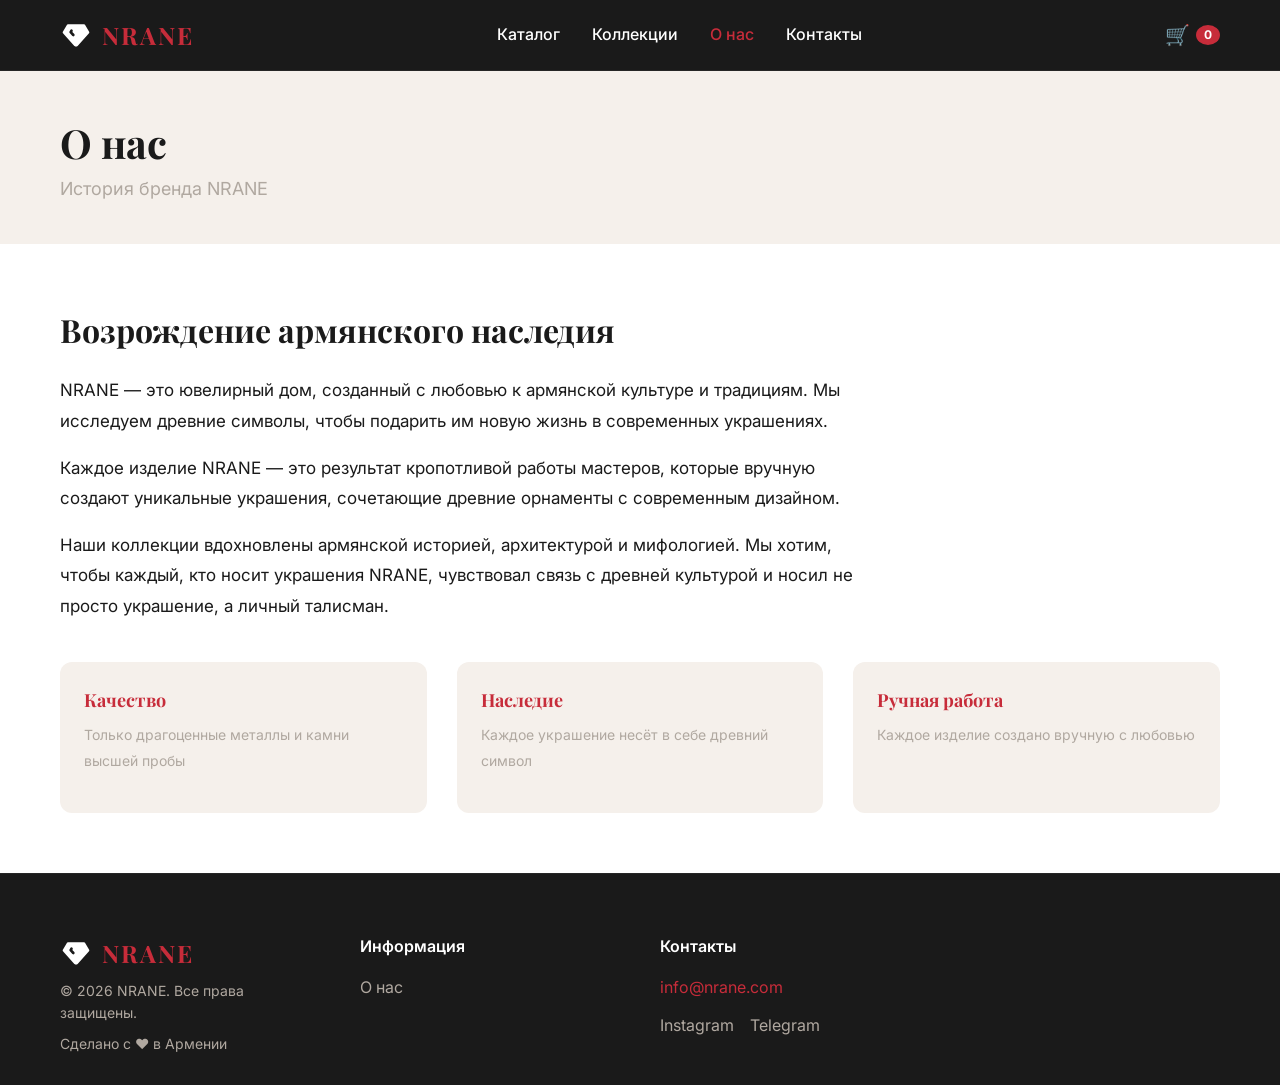
<file: about.html>
<!DOCTYPE html>
<html lang="ru">
<head>
    <meta charset="UTF-8" />
    <meta name="viewport" content="width=device-width, initial-scale=1.0" />
    <title>NRANE — О нас</title>
    <link rel="stylesheet" href="css/style.css" />
    <link href="https://fonts.googleapis.com/css2?family=Playfair+Display:wght@400;700&family=Inter:wght@400;500;600&display=swap" rel="stylesheet" />
</head>
<body>

<!-- ========================================== -->
<!-- ШАПКА                                      -->
<!-- ========================================== -->
<header class="header">
    <div class="container header__inner">
        <a href="index.html" class="logo">
            <img src="img/logo.svg" alt="NRANE" class="logo__img" onerror="this.style.display='none'" />
            <span class="logo__text">NRANE</span>
        </a>
        <nav class="nav" id="mainNav">
            <a href="catalog.html" class="nav__link">Каталог</a>
            <a href="collections.html" class="nav__link">Коллекции</a>
            <a href="about.html" class="nav__link active">О нас</a>
            <a href="contacts.html" class="nav__link">Контакты</a>
        </nav>
        <div class="header__actions">
            <a href="cart.html" class="header__cart">
                🛒 <span class="cart-count" id="cartCount">0</span>
            </a>
            <button class="header__burger" id="burgerBtn" aria-label="Меню">
                <span></span><span></span><span></span>
            </button>
        </div>
    </div>
</header>

<main>
    <!-- ========================================== -->
    <!-- ЗАГОЛОВОК СТРАНИЦЫ                        -->
    <!-- ========================================== -->
    <section class="page-header">
        <div class="container">
            <h1 class="page-header__title">О нас</h1>
            <p class="page-header__subtitle">История бренда NRANE</p>
        </div>
    </section>

    <!-- ========================================== -->
    <!-- ИСТОРИЯ БРЕНДА                            -->
    <!-- ========================================== -->
    <section class="about">
        <div class="container">
            <div class="about__content">
                <h2>Возрождение армянского наследия</h2>
                <p>
                    NRANE — это ювелирный дом, созданный с любовью к армянской культуре и традициям. 
                    Мы исследуем древние символы, чтобы подарить им новую жизнь в современных украшениях.
                </p>
                <p>
                    Каждое изделие NRANE — это результат кропотливой работы мастеров, которые вручную 
                    создают уникальные украшения, сочетающие древние орнаменты с современным дизайном.
                </p>
                <p>
                    Наши коллекции вдохновлены армянской историей, архитектурой и мифологией. 
                    Мы хотим, чтобы каждый, кто носит украшения NRANE, чувствовал связь с древней культурой 
                    и носил не просто украшение, а личный талисман.
                </p>
                <div class="about__values">
                    <div class="about__value">
                        <h3>Качество</h3>
                        <p>Только драгоценные металлы и камни высшей пробы</p>
                    </div>
                    <div class="about__value">
                        <h3>Наследие</h3>
                        <p>Каждое украшение несёт в себе древний символ</p>
                    </div>
                    <div class="about__value">
                        <h3>Ручная работа</h3>
                        <p>Каждое изделие создано вручную с любовью</p>
                    </div>
                </div>
            </div>
        </div>
    </section>
</main>

<!-- ========================================== -->
<!-- ПОДВАЛ                                      -->
<!-- ========================================== -->
<footer class="footer">
    <div class="container footer__inner">
        <div class="footer__col">
            <a href="index.html" class="logo logo--footer">
                <img src="img/logo.svg" alt="NRANE" class="logo__img" onerror="this.style.display='none'" />
                <span class="logo__text">NRANE</span>
            </a>
            <p class="footer__copy">© 2026 NRANE. Все права защищены.</p>
            <p class="footer__copy">Сделано с ❤️ в Армении</p>
        </div>
        <div class="footer__col">
            <h4>Информация</h4>
            <ul class="footer__links">
                <li><a href="about.html">О нас</a></li>
            </ul>
        </div>
                <div class="footer__col">
            <h4>Контакты</h4>
            <a href="mailto:info@nrane.com" class="footer__email">info@nrane.com</a>
            <div class="footer__socials">
                <a href="#" class="social-link">Instagram</a>
                <a href="#" class="social-link">Telegram</a>
            </div>
        </div>
    </div>
</footer>

<script src="js/script.js"></script>
</body>
</html>
</file>
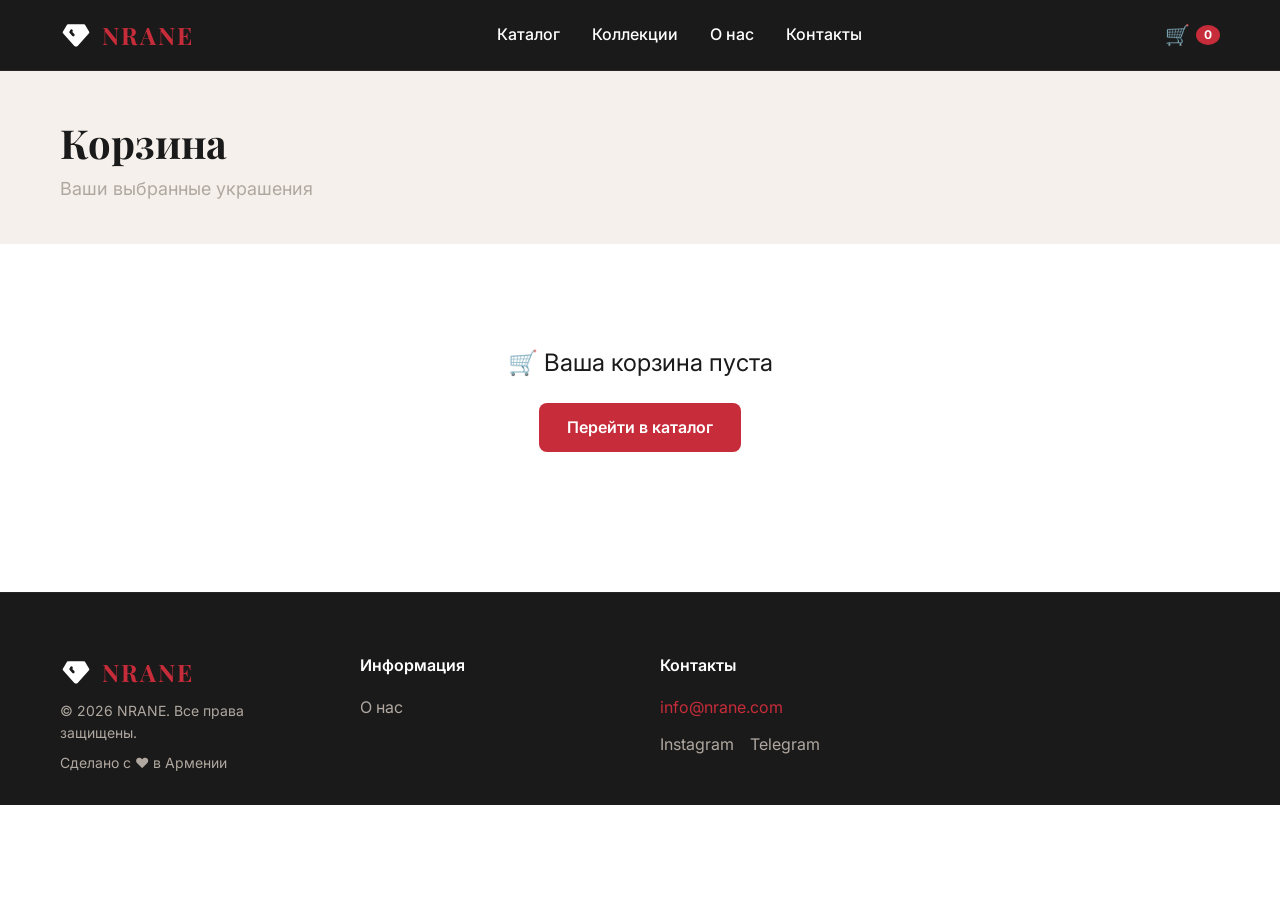
<file: cart.html>
<!DOCTYPE html>
<html lang="ru">
<head>
    <meta charset="UTF-8" />
    <meta name="viewport" content="width=device-width, initial-scale=1.0" />
    <title>NRANE — Корзина</title>
    <link rel="stylesheet" href="css/style.css" />
    <link href="https://fonts.googleapis.com/css2?family=Playfair+Display:wght@400;700&family=Inter:wght@400;500;600&display=swap" rel="stylesheet" />
</head>
<body>

<!-- ========================================== -->
<!-- ШАПКА                                      -->
<!-- ========================================== -->
<header class="header">
    <div class="container header__inner">
        <a href="index.html" class="logo">
            <img src="img/logo.svg" alt="NRANE" class="logo__img" onerror="this.style.display='none'" />
            <span class="logo__text">NRANE</span>
        </a>
        <nav class="nav" id="mainNav">
            <a href="catalog.html" class="nav__link">Каталог</a>
            <a href="collections.html" class="nav__link">Коллекции</a>
            <a href="about.html" class="nav__link">О нас</a>
            <a href="contacts.html" class="nav__link">Контакты</a>
        </nav>
        <div class="header__actions">
            <a href="cart.html" class="header__cart active">
                🛒 <span class="cart-count" id="cartCount">0</span>
            </a>
            <button class="header__burger" id="burgerBtn" aria-label="Меню">
                <span></span><span></span><span></span>
            </button>
        </div>
    </div>
</header>

<main>
    <!-- ========================================== -->
    <!-- ЗАГОЛОВОК СТРАНИЦЫ                        -->
    <!-- ========================================== -->
    <section class="page-header">
        <div class="container">
            <h1 class="page-header__title">Корзина</h1>
            <p class="page-header__subtitle">Ваши выбранные украшения</p>
        </div>
    </section>

    <!-- ========================================== -->
    <!-- КОРЗИНА                                    -->
    <!-- ========================================== -->
    <section class="cart">
        <div class="container">
            <div class="cart__empty" id="cartEmpty">
                <p>🛒 Ваша корзина пуста</p>
                <a href="catalog.html" class="btn btn-primary">Перейти в каталог</a>
            </div>

            <div class="cart__content" id="cartContent" style="display:none;">
                <div class="cart__items" id="cartItems">
                    <!-- Загружается из JavaScript -->
                </div>

                <div class="cart__summary">
                    <div class="cart__total">
                        <span>Итого:</span>
                        <span id="cartTotal">0 ₽</span>
                    </div>
                    <button class="btn btn-primary cart__checkout" id="checkoutBtn">Оформить заказ</button>
                    <a href="catalog.html" class="btn btn-outline cart__continue">Продолжить покупки</a>
                </div>
            </div>
        </div>
    </section>
</main>

<!-- ========================================== -->
<!-- ПОДВАЛ                                      -->
<!-- ========================================== -->
<footer class="footer">
    <div class="container footer__inner">
        <div class="footer__col">
            <a href="index.html" class="logo logo--footer">
                <img src="img/logo.svg" alt="NRANE" class="logo__img" onerror="this.style.display='none'" />
                <span class="logo__text">NRANE</span>
            </a>
            <p class="footer__copy">© 2026 NRANE. Все права защищены.</p>
            <p class="footer__copy">Сделано с ❤️ в Армении</p>
        </div>
        <div class="footer__col">
            <h4>Информация</h4>
            <ul class="footer__links">
                <li><a href="about.html">О нас</a></li>
            </ul>
        </div>
        <div class="footer__col">
            <h4>Контакты</h4>
            <a href="mailto:info@nrane.com" class="footer__email">info@nrane.com</a>
            <div class="footer__socials">
                <a href="#" class="social-link">Instagram</a>
                <a href="#" class="social-link">Telegram</a>
            </div>
        </div>
    </div>
</footer>

<script src="js/script.js"></script>
</body>
</html>
</file>
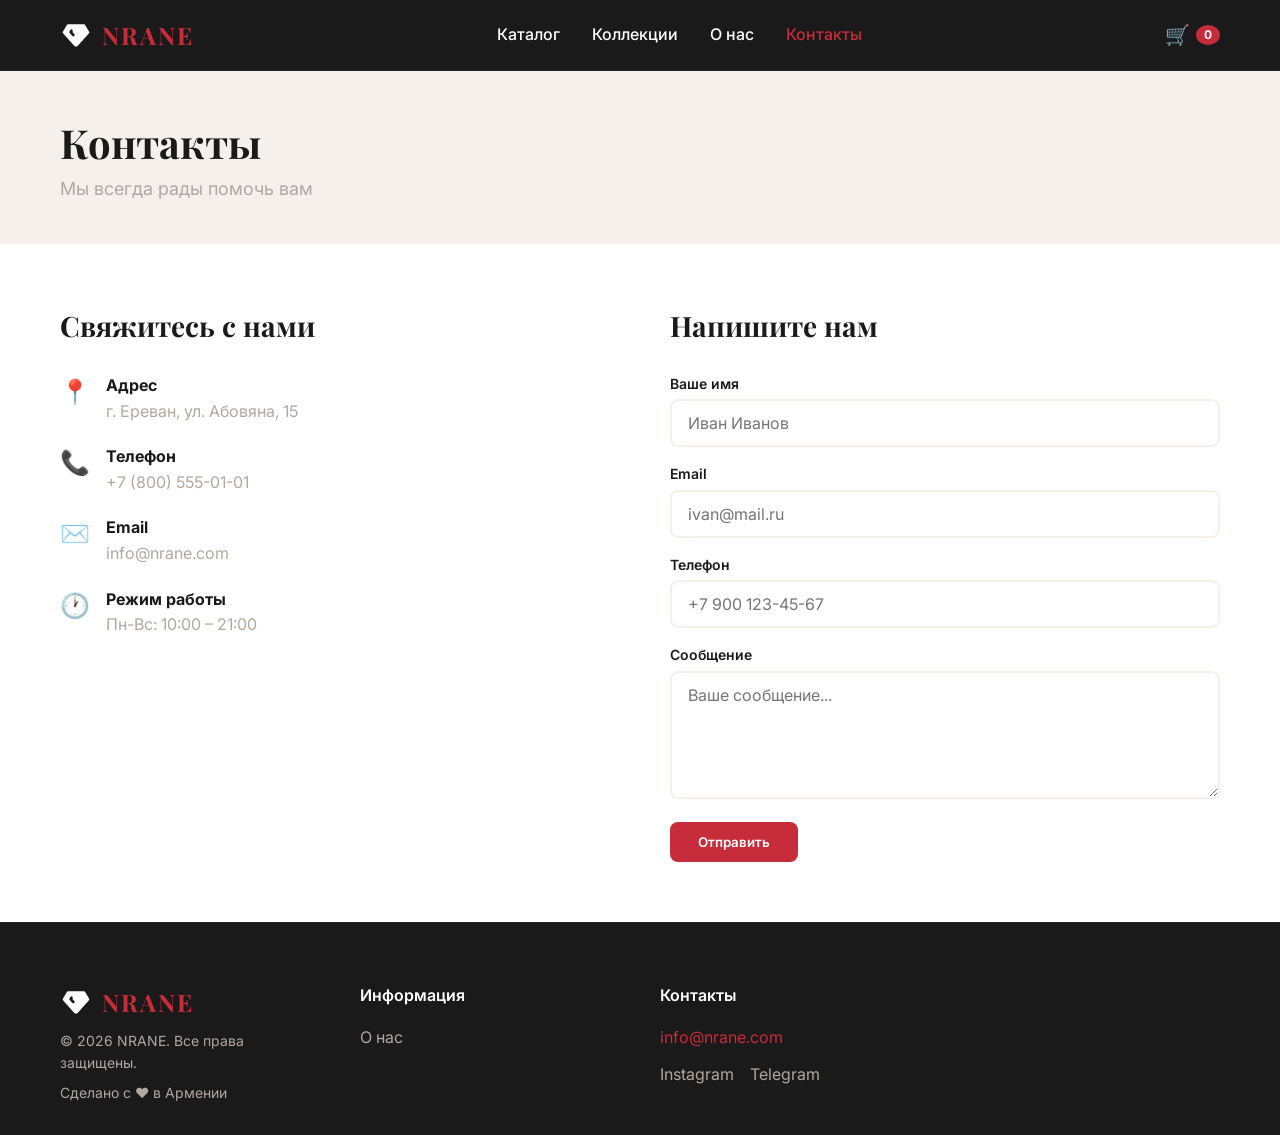
<file: contacts.html>
<!DOCTYPE html>
<html lang="ru">
<head>
    <meta charset="UTF-8" />
    <meta name="viewport" content="width=device-width, initial-scale=1.0" />
    <title>NRANE — Контакты</title>
    <link rel="stylesheet" href="css/style.css" />
    <link href="https://fonts.googleapis.com/css2?family=Playfair+Display:wght@400;700&family=Inter:wght@400;500;600&display=swap" rel="stylesheet" />
</head>
<body>

<!-- ========================================== -->
<!-- ШАПКА                                      -->
<!-- ========================================== -->
<header class="header">
    <div class="container header__inner">
        <a href="index.html" class="logo">
            <img src="img/logo.svg" alt="NRANE" class="logo__img" onerror="this.style.display='none'" />
            <span class="logo__text">NRANE</span>
        </a>
        <nav class="nav" id="mainNav">
            <a href="catalog.html" class="nav__link">Каталог</a>
            <a href="collections.html" class="nav__link">Коллекции</a>
            <a href="about.html" class="nav__link">О нас</a>
            <a href="contacts.html" class="nav__link active">Контакты</a>
        </nav>
        <div class="header__actions">
            <a href="cart.html" class="header__cart">
                🛒 <span class="cart-count" id="cartCount">0</span>
            </a>
            <button class="header__burger" id="burgerBtn" aria-label="Меню">
                <span></span><span></span><span></span>
            </button>
        </div>
    </div>
</header>

<main>
    <!-- ========================================== -->
    <!-- ЗАГОЛОВОК СТРАНИЦЫ                        -->
    <!-- ========================================== -->
    <section class="page-header">
        <div class="container">
            <h1 class="page-header__title">Контакты</h1>
            <p class="page-header__subtitle">Мы всегда рады помочь вам</p>
        </div>
    </section>

    <!-- ========================================== -->
    <!-- КОНТАКТЫ + ФОРМА                          -->
    <!-- ========================================== -->
    <section class="contact">
        <div class="container contact__inner">
            <div class="contact__info">
                <h2>Свяжитесь с нами</h2>
                <div class="contact__item">
                    <span class="contact__icon">📍</span>
                    <div>
                        <strong>Адрес</strong>
                        <p>г. Ереван, ул. Абовяна, 15</p>
                    </div>
                </div>
                <div class="contact__item">
                    <span class="contact__icon">📞</span>
                    <div>
                        <strong>Телефон</strong>
                        <p>+7 (800) 555-01-01</p>
                    </div>
                </div>
                <div class="contact__item">
                    <span class="contact__icon">✉️</span>
                    <div>
                        <strong>Email</strong>
                        <p>info@nrane.com</p>
                    </div>
                </div>
                <div class="contact__item">
                    <span class="contact__icon">🕐</span>
                    <div>
                        <strong>Режим работы</strong>
                        <p>Пн-Вс: 10:00 – 21:00</p>
                    </div>
                </div>
            </div>

            <form class="contact__form" id="contactForm">
                <h2>Напишите нам</h2>
                <div class="form-group">
                    <label for="name">Ваше имя</label>
                    <input type="text" id="name" placeholder="Иван Иванов" required />
                </div>
                <div class="form-group">
                    <label for="email">Email</label>
                    <input type="email" id="email" placeholder="ivan@mail.ru" required />
                </div>
                <div class="form-group">
                    <label for="phone">Телефон</label>
                    <input type="tel" id="phone" placeholder="+7 900 123-45-67" />
                </div>
                <div class="form-group">
                    <label for="message">Сообщение</label>
                    <textarea id="message" rows="5" placeholder="Ваше сообщение..." required></textarea>
                </div>
                <button type="submit" class="btn btn-primary">Отправить</button>
                <div class="form-success" id="formSuccess">
                    ✅ Сообщение отправлено! Мы свяжемся с вами в ближайшее время.
                </div>
            </form>
        </div>
    </section>
</main>

<!-- ========================================== -->
<!-- ПОДВАЛ                                      -->
<!-- ========================================== -->
<footer class="footer">
    <div class="container footer__inner">
        <div class="footer__col">
            <a href="index.html" class="logo logo--footer">
                <img src="img/logo.svg" alt="NRANE" class="logo__img" onerror="this.style.display='none'" />
                <span class="logo__text">NRANE</span>
            </a>
            <p class="footer__copy">© 2026 NRANE. Все права защищены.</p>
            <p class="footer__copy">Сделано с ❤️ в Армении</p>
        </div>
        <div class="footer__col">
            <h4>Информация</h4>
            <ul class="footer__links">
                <li><a href="about.html">О нас</a></li>
            </ul>
        </div>
        <div class="footer__col">
            <h4>Контакты</h4>
            <a href="mailto:info@nrane.com" class="footer__email">info@nrane.com</a>
            <div class="footer__socials">
                <a href="#" class="social-link">Instagram</a>
                <a href="#" class="social-link">Telegram</a>
            </div>
        </div>
    </div>
</footer>

<script src="js/script.js"></script>
</body>
</html>
</file>
<file: css/style.css>
/* ========================================== */
/* ПЕРЕМЕННЫЕ И БАЗОВЫЕ СТИЛИ                */
/* ========================================== */
:root {
    --black: #1A1A1A;
    --garnet: #C72C3A;
    --garnet-dark: #54030A;
    --white: #FFFFFF;
    --gray-light: #F5F0EB;
    --gray: #B0A8A0;
    --font-serif: 'Playfair Display', serif;
    --font-sans: 'Inter', sans-serif;
    --transition: 0.3s ease;
    --shadow: 0 4px 20px rgba(0,0,0,0.08);
    --shadow-hover: 0 12px 40px rgba(199, 44, 58, 0.15);
}

* {
    margin: 0;
    padding: 0;
    box-sizing: border-box;
}

html {
    scroll-behavior: smooth;
}

body {
    font-family: var(--font-sans);
    font-size: 16px;
    line-height: 1.6;
    color: var(--black);
    background-color: var(--white);
}

.container {
    max-width: 1200px;
    margin: 0 auto;
    padding: 0 20px;
}

a {
    text-decoration: none;
    color: inherit;
}

ul {
    list-style: none;
}

img {
    max-width: 100%;
    display: block;
}

/* ========================================== */
/* КНОПКИ И ССЫЛКИ                           */
/* ========================================== */
.btn {
    display: inline-block;
    padding: 12px 28px;
    border: none;
    border-radius: 8px;
    font-family: var(--font-sans);
    font-weight: 600;
    cursor: pointer;
    transition: all var(--transition);
    text-align: center;
    text-decoration: none;
}

.btn-primary {
    background: var(--garnet);
    color: var(--white);
}

.btn-primary:hover {
    background: var(--garnet-dark);
    transform: translateY(-2px);
    box-shadow: 0 8px 24px rgba(199, 44, 58, 0.4);
}

.btn-outline {
    background: transparent;
    color: var(--garnet);
    border: 2px solid var(--garnet);
}

.btn-outline:hover {
    background: var(--garnet);
    color: var(--white);
}

.btn-small {
    padding: 8px 16px;
    font-size: 14px;
    background: var(--garnet);
    color: var(--white);
    border-radius: 6px;
}

.btn-small:hover {
    background: var(--garnet-dark);
}

.link-more {
    color: var(--garnet);
    font-weight: 600;
    transition: color var(--transition);
}

.link-more:hover {
    color: var(--garnet-dark);
    text-decoration: underline;
}

.section-title {
    font-family: var(--font-serif);
    font-size: 32px;
    font-weight: 700;
    color: var(--black);
}

/* ========================================== */
/* ШАПКА                                      */
/* ========================================== */
.header {
    background: var(--black);
    padding: 16px 0;
    position: sticky;
    top: 0;
    z-index: 1000;
    border-bottom: 1px solid rgba(255,255,255,0.05);
}

.header__inner {
    display: flex;
    justify-content: space-between;
    align-items: center;
    gap: 20px;
}

.logo {
    display: flex;
    align-items: center;
    gap: 10px;
    color: var(--white);
    text-decoration: none;
}

.logo__img {
    height: 32px;
    width: auto;
    filter: brightness(0) invert(1);
}

.logo__text {
    font-family: var(--font-serif);
    font-size: 24px;
    font-weight: 700;
    letter-spacing: 2px;
    color: var(--garnet);
}

.nav {
    display: flex;
    gap: 32px;
}

.nav__link {
    color: var(--white);
    font-weight: 500;
    text-decoration: none;
    transition: color var(--transition);
}

.nav__link:hover {
    color: var(--garnet);
}

.nav__link.active {
    color: var(--garnet);
}

.header__actions {
    display: flex;
    align-items: center;
    gap: 16px;
}

.header__cart {
    color: var(--white);
    font-size: 20px;
    text-decoration: none;
    display: flex;
    align-items: center;
    gap: 6px;
}

.header__cart.active {
    color: var(--garnet);
}

.cart-count {
    background: var(--garnet);
    color: var(--white);
    border-radius: 50%;
    padding: 0 8px;
    font-size: 12px;
    font-weight: 700;
    line-height: 20px;
    min-width: 20px;
    text-align: center;
}

.header__burger {
    display: none;
    flex-direction: column;
    gap: 4px;
    background: none;
    border: none;
    cursor: pointer;
    padding: 4px;
}

.header__burger span {
    display: block;
    width: 26px;
    height: 3px;
    background: var(--white);
    border-radius: 2px;
    transition: var(--transition);
}

/* ========================================== */
/* БАННЕР (HERO) С КАРТИНКОЙ-ФОНОМ           */
/* ========================================== */
.hero {
    position: relative;
    min-height: 100vh;
    display: flex;
    align-items: center;
    overflow: hidden;
}

.hero__bg {
    position: absolute;
    top: 0;
    left: 0;
    width: 100%;
    height: 100%;
    z-index: 0;
}

.hero__bg-img {
    width: 100%;
    height: 100%;
    object-fit: cover;
    display: block;
}

.hero__overlay {
    position: absolute;
    top: 0;
    left: 0;
    width: 100%;
    height: 100%;
    background: rgba(0, 0, 0, 0.55);
    z-index: 1;
}

.hero__inner {
    position: relative;
    z-index: 2;
    width: 100%;
    display: flex;
    align-items: center;
    padding: 80px 20px;
}

.hero__content {
    max-width: 600px;
}

.hero__tag {
    color: var(--garnet);
    font-size: 14px;
    text-transform: uppercase;
    letter-spacing: 3px;
    font-weight: 600;
}

.hero__title {
    font-family: var(--font-serif);
    font-size: 52px;
    font-weight: 700;
    color: var(--white);
    line-height: 1.1;
    margin-top: 16px;
}

.hero__highlight {
    color: var(--garnet);
}

.hero__text {
    color: rgba(255, 255, 255, 0.8);
    font-size: 18px;
    margin: 20px 0 30px;
    max-width: 480px;
}

/* ========================================== */
/* АНОНС КОЛЛЕКЦИЙ НА ГЛАВНОЙ                */
/* ========================================== */
.collections-preview {
    padding: 80px 0;
}

.collections-preview__header {
    display: flex;
    justify-content: space-between;
    align-items: center;
    margin-bottom: 40px;
}

.collections-preview__grid {
    display: grid;
    grid-template-columns: repeat(4, 1fr);
    gap: 30px;
}

/* ========================================== */
/* КАРТОЧКА КОЛЛЕКЦИИ                        */
/* ========================================== */
.collection-card {
    background: var(--white);
    border-radius: 16px;
    overflow: hidden;
    box-shadow: var(--shadow);
    transition: all var(--transition);
    text-decoration: none;
    color: inherit;
    display: block;
}

.collection-card:hover {
    transform: translateY(-8px);
    box-shadow: var(--shadow-hover);
}

.collection-card__image {
    height: 220px;
    background: var(--gray-light);
}

.collection-card__image img {
    width: 100%;
    height: 100%;
    object-fit: cover;
}

.collection-card__info {
    padding: 20px;
}

.collection-card__name {
    font-family: var(--font-serif);
    font-size: 20px;
    font-weight: 700;
    color: var(--garnet);
}

.collection-card__description {
    font-size: 14px;
    color: var(--gray);
    margin-top: 4px;
}

/* ========================================== */
/* ТОВАРЫ (СЕТКА)                             */
/* ========================================== */
.products-section {
    padding: 0 0 80px;
}

.products-header {
    display: flex;
    justify-content: space-between;
    align-items: center;
    margin-bottom: 40px;
}

.products-grid {
    display: grid;
    grid-template-columns: repeat(3, 1fr);
    gap: 30px;
}

/* ========================================== */
/* КАРТОЧКА ТОВАРА                            */
/* ========================================== */
.product-card {
    background: var(--white);
    border-radius: 16px;
    overflow: hidden;
    box-shadow: var(--shadow);
    transition: all var(--transition);
}

.product-card:hover {
    transform: translateY(-8px);
    box-shadow: var(--shadow-hover);
}

.product-card__link {
    text-decoration: none;
    color: inherit;
    display: block;
}

.product-card__image {
    position: relative;
    height: 300px;
    background: var(--gray-light);
}

.product-card__image img {
    width: 100%;
    height: 100%;
    object-fit: cover;
}

.product-card__wishlist {
    position: absolute;
    top: 16px;
    right: 16px;
    background: var(--white);
    border: none;
    width: 40px;
    height: 40px;
    border-radius: 50%;
    font-size: 20px;
    cursor: pointer;
    transition: all var(--transition);
    display: flex;
    align-items: center;
    justify-content: center;
}

.product-card__wishlist:hover {
    background: var(--garnet);
    color: var(--white);
}

.product-card__info {
    padding: 20px;
}

.product-card__title {
    font-family: var(--font-serif);
    font-size: 18px;
    font-weight: 700;
    margin-bottom: 4px;
}

.product-card__collection {
    font-size: 14px;
    color: var(--gray);
    margin-bottom: 8px;
}

.product-card__price {
    font-size: 20px;
    font-weight: 700;
    color: var(--garnet);
    margin-bottom: 12px;
}

/* ========================================== */
/* ПРЕИМУЩЕСТВА                              */
/* ========================================== */
.advantages {
    background: var(--gray-light);
    padding: 60px 0;
}

.advantages__grid {
    display: grid;
    grid-template-columns: repeat(4, 1fr);
    gap: 30px;
}

.advantage-item {
    text-align: center;
}

.advantage-item__icon {
    font-size: 40px;
    margin-bottom: 12px;
}

.advantage-item h4 {
    font-family: var(--font-serif);
    font-size: 18px;
    font-weight: 700;
}

.advantage-item p {
    color: var(--gray);
    font-size: 14px;
}

/* ========================================== */
/* ФИЛОСОФИЯ БРЕНДА                          */
/* ========================================== */
.brand-philosophy {
    padding: 80px 0;
    background: var(--black);
    color: var(--white);
    text-align: center;
}

.brand-philosophy .section-title {
    color: var(--white);
}

.brand-philosophy__text {
    max-width: 700px;
    margin: 20px auto 40px;
    font-size: 18px;
    line-height: 1.8;
    color: var(--gray);
}

/* ========================================== */
/* ПОДВАЛ                                      */
/* ========================================== */
.footer {
    background: var(--black);
    padding: 60px 0 30px;
    color: var(--white);
    border-top: 1px solid rgba(255,255,255,0.05);
}

.footer__inner {
    display: grid;
    grid-template-columns: repeat(4, 1fr);
    gap: 40px;
}

.logo--footer .logo__text {
    color: var(--garnet);
}

.footer__copy {
    font-size: 14px;
    color: var(--gray);
    margin-top: 8px;
}

.footer__col h4 {
    font-size: 16px;
    font-weight: 600;
    margin-bottom: 16px;
    color: var(--white);
}

.footer__links li {
    margin-bottom: 8px;
}

.footer__links a {
    color: var(--gray);
    text-decoration: none;
    transition: color var(--transition);
}

.footer__links a:hover {
    color: var(--garnet);
}

.footer__email {
    color: var(--garnet);
    display: block;
    margin-bottom: 12px;
}

.footer__socials {
    display: flex;
    gap: 16px;
}

.social-link {
    color: var(--gray);
    text-decoration: none;
    transition: color var(--transition);
}

.social-link:hover {
    color: var(--garnet);
}

/* ========================================== */
/* СТРАНИЦА КОЛЛЕКЦИИ                        */
/* ========================================== */
.page-header {
    padding: 40px 0;
    background: var(--gray-light);
}

.page-header__title {
    font-family: var(--font-serif);
    font-size: 40px;
    font-weight: 700;
}

.page-header__subtitle {
    color: var(--gray);
    font-size: 18px;
}

.collection-hero {
    padding: 60px 0;
    background: var(--black);
    color: var(--white);
}

.collection-hero__title {
    font-family: var(--font-serif);
    font-size: 48px;
    font-weight: 700;
    color: var(--garnet);
}

.collection-hero__subtitle {
    font-size: 20px;
    letter-spacing: 2px;
    margin-top: 8px;
}

.collection-hero__description {
    max-width: 700px;
    margin-top: 20px;
    color: var(--gray);
    font-size: 18px;
    line-height: 1.8;
}

.collection-products {
    padding: 60px 0;
}

/* ========================================== */
/* НАВИГАЦИЯ ПО КОЛЛЕКЦИЯМ                   */
/* ========================================== */
.collection-nav {
    padding: 30px 0 0;
    background: var(--black);
}

.collection-nav__buttons {
    display: flex;
    gap: 12px;
    flex-wrap: wrap;
    justify-content: center;
}

.collection-nav__btn {
    padding: 10px 28px;
    border: 2px solid var(--gray);
    border-radius: 30px;
    background: transparent;
    color: var(--gray);
    font-family: var(--font-sans);
    font-size: 14px;
    font-weight: 600;
    letter-spacing: 1px;
    cursor: pointer;
    transition: all var(--transition);
}

.collection-nav__btn:hover {
    border-color: var(--garnet);
    color: var(--garnet);
}

.collection-nav__btn.active {
    background: var(--garnet);
    border-color: var(--garnet);
    color: var(--white);
}

.collection-nav__btn.active:hover {
    background: var(--garnet-dark);
    border-color: var(--garnet-dark);
}

/* ========================================== */
/* СТРАНИЦА КАТАЛОГА                          */
/* ========================================== */
.catalog {
    padding: 40px 0 80px;
}

.catalog__inner {
    display: flex;
    gap: 40px;
}

.catalog__filters {
    flex: 0 0 260px;
}

.catalog__filters h3 {
    font-family: var(--font-serif);
    font-size: 20px;
    margin-bottom: 20px;
}

.filter-group {
    margin-bottom: 24px;
}

.filter-group__label {
    font-weight: 600;
    font-size: 14px;
    display: block;
    margin-bottom: 8px;
}

.filter-group__options {
    display: flex;
    flex-direction: column;
    gap: 6px;
}

.filter-group__options label {
    display: flex;
    align-items: center;
    gap: 8px;
    font-size: 14px;
    cursor: pointer;
}

.filter-group__options input[type="checkbox"] {
    accent-color: var(--garnet);
    width: 16px;
    height: 16px;
}

.filter-btn {
    width: 100%;
    margin-top: 8px;
    background: var(--garnet);
    color: var(--white);
}

.filter-btn:hover {
    background: var(--garnet-dark);
}

.catalog__products {
    flex: 1;
}

.catalog__toolbar {
    display: flex;
    justify-content: space-between;
    align-items: center;
    margin-bottom: 30px;
    padding-bottom: 16px;
    border-bottom: 1px solid var(--gray-light);
}

.catalog__count {
    font-size: 14px;
    color: var(--gray);
}

/* ========================================== */
/* СТРАНИЦА ТОВАРА                           */
/* ========================================== */
.breadcrumb {
    padding: 20px 0 30px;
    font-size: 14px;
    color: var(--gray);
}

.breadcrumb a {
    color: var(--gray);
    transition: color var(--transition);
}

.breadcrumb a:hover {
    color: var(--garnet);
}

.product-detail {
    display: flex;
    gap: 50px;
    padding-bottom: 60px;
}

.product-detail__gallery {
    flex: 1;
}

.product-detail__main-img {
    border-radius: 16px;
    overflow: hidden;
    background: var(--gray-light);
    height: 500px;
}

.product-detail__main-img img {
    width: 100%;
    height: 100%;
    object-fit: cover;
}

.product-detail__info {
    flex: 1;
}

.product-detail__title {
    font-family: var(--font-serif);
    font-size: 36px;
    font-weight: 700;
}

.product-detail__collection {
    font-size: 16px;
    color: var(--gray);
    margin-top: 4px;
}

.product-detail__price {
    font-size: 28px;
    font-weight: 700;
    color: var(--garnet);
    margin-top: 12px;
}

.product-detail__symbolism {
    margin-top: 24px;
    padding: 20px;
    background: var(--gray-light);
    border-radius: 12px;
}

.product-detail__symbolism h3 {
    font-family: var(--font-serif);
    font-size: 18px;
    margin-bottom: 8px;
    color: var(--garnet);
}

.product-detail__symbolism p {
    font-size: 15px;
    line-height: 1.8;
    color: var(--black);
}

.product-detail__actions {
    display: flex;
    gap: 16px;
    margin-top: 30px;
}

/* ========================================== */
/* СТРАНИЦА КОНТАКТОВ                         */
/* ========================================== */
.contact {
    padding: 60px 0;
}

.contact__inner {
    display: flex;
    gap: 60px;
}

.contact__info {
    flex: 1;
}

.contact__info h2 {
    font-family: var(--font-serif);
    font-size: 28px;
    margin-bottom: 24px;
}

.contact__item {
    display: flex;
    gap: 16px;
    margin-bottom: 20px;
}

.contact__icon {
    font-size: 24px;
    flex-shrink: 0;
}

.contact__item strong {
    display: block;
}

.contact__item p {
    color: var(--gray);
}

.contact__form {
    flex: 1;
}

.contact__form h2 {
    font-family: var(--font-serif);
    font-size: 28px;
    margin-bottom: 24px;
}

.form-group {
    margin-bottom: 16px;
}

.form-group label {
    display: block;
    font-weight: 600;
    font-size: 14px;
    margin-bottom: 4px;
}

.form-group input,
.form-group textarea {
    width: 100%;
    padding: 12px 16px;
    border: 2px solid var(--gray-light);
    border-radius: 8px;
    font-family: var(--font-sans);
    font-size: 16px;
    transition: border-color var(--transition);
}

.form-group input:focus,
.form-group textarea:focus {
    outline: none;
    border-color: var(--garnet);
}

.form-group textarea {
    resize: vertical;
    min-height: 120px;
}

.form-success {
    display: none;
    margin-top: 16px;
    padding: 16px;
    background: #d4edda;
    color: #155724;
    border-radius: 8px;
}

/* ========================================== */
/* СТРАНИЦА КОРЗИНЫ                           */
/* ========================================== */
.cart {
    padding: 40px 0 80px;
}

.cart__empty {
    text-align: center;
    padding: 60px 0;
}

.cart__empty p {
    font-size: 24px;
    margin-bottom: 20px;
}

.cart__content {
    display: flex;
    flex-direction: column;
    gap: 30px;
}

.cart__items {
    display: flex;
    flex-direction: column;
    gap: 16px;
}

.cart-item {
    display: flex;
    align-items: center;
    gap: 20px;
    padding: 16px;
    background: var(--white);
    border-radius: 12px;
    box-shadow: var(--shadow);
}

.cart-item__image {
    width: 80px;
    height: 80px;
    border-radius: 8px;
    background: var(--gray-light);
    flex-shrink: 0;
}

.cart-item__image img {
    width: 100%;
    height: 100%;
    object-fit: cover;
}

.cart-item__info {
    flex: 1;
}

.cart-item__title {
    font-family: var(--font-serif);
    font-size: 16px;
    font-weight: 700;
}

.cart-item__collection {
    font-size: 13px;
    color: var(--gray);
}

.cart-item__price {
    font-weight: 600;
    color: var(--garnet);
}

.cart-item__quantity {
    display: flex;
    align-items: center;
    gap: 12px;
}

.cart-item__quantity button {
    width: 32px;
    height: 32px;
    border: none;
    border-radius: 50%;
    background: var(--gray-light);
    cursor: pointer;
    font-size: 16px;
    transition: background var(--transition);
}

.cart-item__quantity button:hover {
    background: var(--garnet);
    color: var(--white);
}

.cart-item__quantity span {
    font-size: 16px;
    font-weight: 600;
    min-width: 24px;
    text-align: center;
}

.cart-item__remove {
    background: none;
    border: none;
    font-size: 20px;
    cursor: pointer;
    transition: transform var(--transition);
}

.cart-item__remove:hover {
    transform: scale(1.2);
}

.cart__summary {
    padding: 24px;
    background: var(--gray-light);
    border-radius: 12px;
    display: flex;
    justify-content: space-between;
    align-items: center;
    flex-wrap: wrap;
    gap: 16px;
}

.cart__total {
    font-size: 20px;
    font-weight: 700;
}

.cart__total span:last-child {
    color: var(--garnet);
}

.cart__checkout {
    padding: 12px 40px;
    background: var(--garnet);
    color: var(--white);
}

.cart__checkout:hover {
    background: var(--garnet-dark);
}

.cart__continue {
    padding: 12px 24px;
}

/* ========================================== */
/* СТРАНИЦА О НАС                             */
/* ========================================== */
.about {
    padding: 60px 0;
}

.about__content h2 {
    font-family: var(--font-serif);
    font-size: 32px;
    margin-bottom: 20px;
}

.about__content p {
    font-size: 17px;
    line-height: 1.8;
    color: var(--black);
    max-width: 800px;
    margin-bottom: 16px;
}

.about__values {
    display: grid;
    grid-template-columns: repeat(3, 1fr);
    gap: 30px;
    margin-top: 40px;
}

.about__value {
    padding: 24px;
    background: var(--gray-light);
    border-radius: 12px;
}

.about__value h3 {
    font-family: var(--font-serif);
    font-size: 18px;
    margin-bottom: 8px;
    color: var(--garnet);
}

.about__value p {
    font-size: 14px;
    color: var(--gray);
}

/* ========================================== */
/* АДАПТИВНОСТЬ                               */
/* ========================================== */
@media (max-width: 992px) {
    .hero__title {
        font-size: 40px;
    }
    .hero__inner {
        padding: 60px 20px;
    }
    .products-grid {
        grid-template-columns: repeat(2, 1fr);
    }
    .collections-preview__grid {
        grid-template-columns: repeat(2, 1fr);
    }
    .advantages__grid {
        grid-template-columns: repeat(2, 1fr);
    }
    .footer__inner {
        grid-template-columns: repeat(2, 1fr);
    }
    .catalog__inner {
        flex-direction: column;
    }
    .catalog__filters {
        flex: unset;
    }
    .product-detail {
        flex-direction: column;
    }
    .product-detail__main-img {
        height: 350px;
    }
    .contact__inner {
        flex-direction: column;
        gap: 40px;
    }
    .about__values {
        grid-template-columns: repeat(2, 1fr);
    }
}

@media (max-width: 576px) {
    .header__burger {
        display: flex;
    }
    .nav {
        position: absolute;
        top: 70px;
        left: 0;
        right: 0;
        background: var(--black);
        flex-direction: column;
        padding: 20px;
        gap: 16px;
        transform: translateY(-120%);
        transition: transform var(--transition);
        border-bottom: 1px solid rgba(255,255,255,0.05);
    }
    .nav--open {
        transform: translateY(0);
    }
    .hero {
        min-height: 80vh;
    }
    .hero__title {
        font-size: 28px;
    }
    .hero__text {
        font-size: 15px;
    }
    .hero__inner {
        padding: 40px 20px;
    }
    .products-grid {
        grid-template-columns: 1fr;
    }
    .collections-preview__grid {
        grid-template-columns: 1fr;
    }
    .advantages__grid {
        grid-template-columns: 1fr 1fr;
        gap: 20px;
    }
    .footer__inner {
        grid-template-columns: 1fr;
        gap: 30px;
        text-align: center;
    }
    .footer__socials {
        justify-content: center;
    }
    .section-title {
        font-size: 24px;
    }
    .product-detail__main-img {
        height: 250px;
    }
    .product-detail__title {
        font-size: 28px;
    }
    .product-detail__actions {
        flex-direction: column;
    }
    .cart__summary {
        flex-direction: column;
        text-align: center;
    }
    .about__values {
        grid-template-columns: 1fr;
    }
    .collection-hero__title {
        font-size: 32px;
    }
    .collection-hero__description {
        font-size: 15px;
    }
    .collection-nav__buttons {
        gap: 8px;
    }
    .collection-nav__btn {
        padding: 8px 16px;
        font-size: 12px;
    }
}
@media (max-width: 576px) {
    .header {
        padding: 12px 0 6px 0;
        min-height: 50px;
    }
    .header__inner {
        padding: 0 8px;
        gap: 4px;
        flex-wrap: nowrap;
        align-items: center;
    }
    .logo {
        gap: 4px;
        flex-shrink: 0;
        align-items: center;
    }
    .logo__text {
        font-size: 14px;
        line-height: 1.2;
    }
    .logo__img {
        height: 18px;
    }
    .header__cart {
        font-size: 14px;
        padding: 2px 0;
    }
    .cart-count {
        font-size: 9px;
        line-height: 14px;
        min-width: 14px;
        padding: 0 4px;
    }
    .header__burger span {
        width: 18px;
        height: 2px;
    }
    .nav {
        top: 50px;
        padding: 12px;
        gap: 10px;
    }
    .nav__link {
        font-size: 14px;
        padding: 4px 0;
    }
}
</file>
